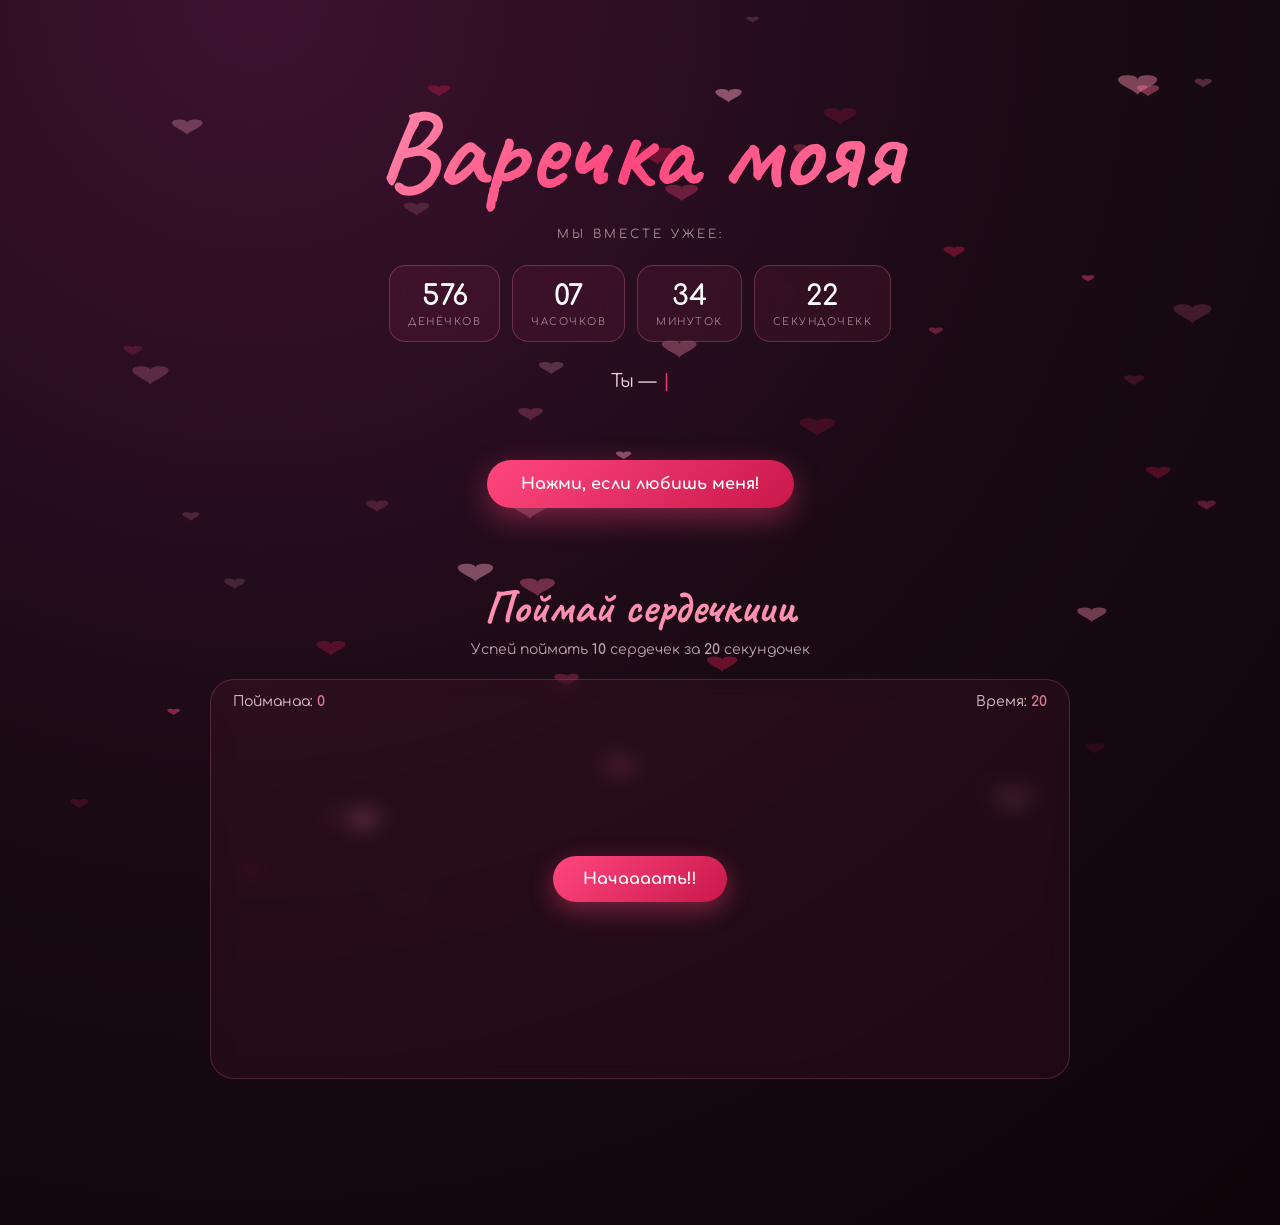
<file: index.html>
<!DOCTYPE html>
<html lang="ru">
<head>
<meta charset="UTF-8">
<meta name="viewport" content="width=device-width, initial-scale=1.0">
<title>Я люблю тибяяя, бяя❤️</title>
<link rel="icon" href="data:image/svg+xml,<svg xmlns='http://www.w3.org/2000/svg' viewBox='0 0 100 100'><text y='.9em' font-size='90'>💖</text></svg>">
<link rel="preconnect" href="https://fonts.googleapis.com">
<link rel="preconnect" href="https://fonts.gstatic.com" crossorigin>
<link href="https://fonts.googleapis.com/css2?family=Caveat:wght@600;700&family=Comfortaa:wght@400;700&display=swap" rel="stylesheet">
<link rel="stylesheet" href="style.css?v=5">
</head>
<body>
<canvas id="bg"></canvas>

<main>
  <section class="hero">
    <h1>Варечка мояя</h1>
    <p class="subtitle">Мы вместе ужее:</p>

    <div class="counter">
      <div class="unit"><span id="days">0</span><small>денёчков</small></div>
      <div class="unit"><span id="hours">0</span><small>часочков</small></div>
      <div class="unit"><span id="mins">0</span><small>минуток</small></div>
      <div class="unit"><span id="secs">0</span><small>секундочекк</small></div>
    </div>

    <p class="typewriter" id="typewriter"></p>

    <a href="love.html" class="love-btn">Нажми, если любишь меня!</a>
  </section>

  <section class="game">
    <h2>Поймай сердечкиии</h2>
    <p>Успей поймать <b>10</b> сердечек за <b>20</b> секундочек</p>

    <div class="game-area" id="gameArea">
      <div class="game-hud">
        <span>Пойманаа: <b id="score">0</b></span>
        <span>Время: <b id="timer">20</b></span>
      </div>
      <button id="startGame">Начаааать!!</button>
    </div>

    <p id="gameResult"></p>
  </section>
</main>

<script src="script.js?v=5"></script>
</body>
</html>
</file>
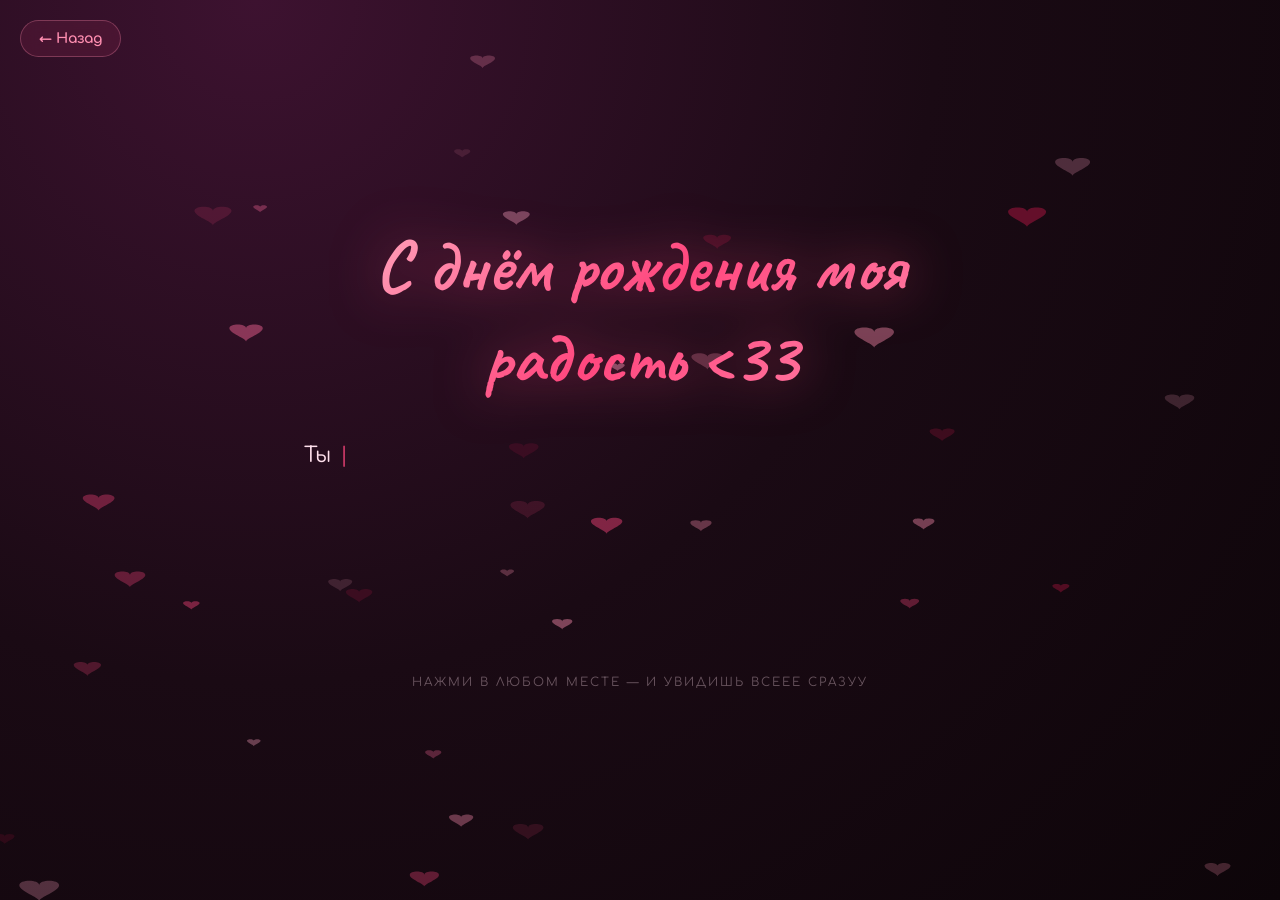
<file: love.html>
<!DOCTYPE html>
<html lang="ru">
<head>
<meta charset="UTF-8">
<meta name="viewport" content="width=device-width, initial-scale=1.0">
<title>Для моей самой лучшееей!!</title>
<link rel="icon" href="data:image/svg+xml,<svg xmlns='http://www.w3.org/2000/svg' viewBox='0 0 100 100'><text y='.9em' font-size='90'>💖</text></svg>">
<link rel="preconnect" href="https://fonts.googleapis.com">
<link rel="preconnect" href="https://fonts.gstatic.com" crossorigin>
<link href="https://fonts.googleapis.com/css2?family=Caveat:wght@600;700&family=Comfortaa:wght@400;700&display=swap" rel="stylesheet">
<style>
  * {
    margin: 0;
    padding: 0;
    box-sizing: border-box;
    -webkit-tap-highlight-color: transparent;
  }

  body {
    font-family: 'Comfortaa', system-ui, sans-serif;
    color: #ffe0ec;
    background: radial-gradient(circle at 20% 0%, #3d1230 0%, #1a0a14 50%, #0d0509 100%);
    min-height: 100vh;
    overflow-x: hidden;
  }

  #bg {
    position: fixed;
    inset: 0;
    z-index: 0;
    pointer-events: none;
  }

  .back {
    position: fixed;
    top: 20px;
    left: 20px;
    z-index: 10;
    color: #ff8fb1;
    text-decoration: none;
    font-size: 14px;
    font-weight: 700;
    padding: 10px 18px;
    border-radius: 999px;
    background: rgba(255, 71, 126, 0.1);
    border: 1px solid rgba(255, 143, 177, 0.3);
    backdrop-filter: blur(10px);
    transition: transform 0.2s;
  }
  .back:hover { transform: translateX(-3px); }

  main {
    position: relative;
    z-index: 1;
    max-width: 720px;
    margin: 0 auto;
    padding: 90px 24px 80px;
    min-height: 100vh;
    display: flex;
    align-items: center;
    justify-content: center;
  }

  .letter {
    width: 100%;
    text-align: left;
  }

  #title {
    font-family: 'Caveat', cursive;
    font-size: clamp(40px, 9vw, 72px);
    background: linear-gradient(135deg, #ffb3c6, #ff477e, #ff8fb1);
    -webkit-background-clip: text;
    background-clip: text;
    color: transparent;
    margin-bottom: 32px;
    filter: drop-shadow(0 0 25px rgba(255, 71, 126, 0.5));
    text-align: center;
  }

  #text {
    font-size: clamp(17px, 4.5vw, 21px);
    line-height: 1.95;
    white-space: pre-wrap;
    word-wrap: break-word;
    color: #ffe0ec;
    min-height: 200px;
  }

  #text::after {
    content: '|';
    color: #ff477e;
    margin-left: 3px;
    font-weight: 300;
    animation: blink 1s step-end infinite;
  }
  #text.done::after { content: ''; }

  @keyframes blink { 50% { opacity: 0; } }

  #hint {
    margin-top: 40px;
    text-align: center;
    font-size: 12px;
    letter-spacing: 2px;
    text-transform: uppercase;
    opacity: 0.35;
    transition: opacity 0.5s;
  }
</style>
</head>
<body>
<canvas id="bg"></canvas>
<a href="index.html" class="back">← Назад</a>

<main>
  <div class="letter">
    <h1 id="title"></h1>
    <p id="text"></p>
    <div id="hint">Нажми в любом месте — и увидишь всеее сразуу</div>
  </div>
</main>

<script>
/* ============================================================
   ⚙️ НАСТРОЙКИ — МЕНЯЙ ТОЛЬКО ЗДЕСЬ
   ============================================================ */
const CONFIG = {
  // Заголовок сверху
  title: 'С днём рождения моя радость <33',

  // Текст письма. Пустая строка = отступ между абзацами.
  text: `Ты у меня самая лучшая милая, с днём рождения моя хорошая!!
  Я хочу быть с тобой всегда милая, и сделаю всё, чтобы так произошлоо
  Хочу извиниться милая за все свои глупые обиды и ошибки, прости меня пожалуйста милая
  Я тебя ооочень приоооооооочеень сильно люблю мой цветоочек и не хочу чтобы ты обижалася :<
  С днём рождения любимая, я желаю тебе не сдаваться, быть со мной всегдааа и
  не грустить так частаа :<< ты же мой лучик солнца, тебе нада улыбацаа
  я очень верю в тебя моя радость, ты добьешься в конном спорте всего самого
  лучшего!! Я очеень очеень рад что ты открыла мой сайт милая, я безумно старался для тебя сделать
  его более красивым и хорошиим❤️
  `,

  speed: 80,       // скорость печати (мс на символ). Больше = медленнее
  startDelay: 1000,  // пауза перед началом (мс)
};
/* ============================================================ */

const titleEl = document.getElementById('title');
const textEl  = document.getElementById('text');
const hintEl  = document.getElementById('hint');

let i = 0;
let text = CONFIG.text;
let typing = false;
let timer = null;

function typeChar() {
  if (i >= text.length) {
    typing = false;
    textEl.classList.add('done');
    hintEl.style.opacity = '0';
    return;
  }

  textEl.textContent = text.slice(0, i + 1);
  const ch = text[i];
  i++;

  let delay = CONFIG.speed;
  if (ch === '.' || ch === '!' || ch === '?') delay = CONFIG.speed * 5;
  else if (ch === ',')   delay = CONFIG.speed * 2.5;
  else if (ch === '\n')  delay = CONFIG.speed * 3;

  timer = setTimeout(typeChar, delay);
}

function start() {
  titleEl.textContent = CONFIG.title;
  typing = true;
  typeChar();
}

// Тап в любом месте — показать всё сразу
document.body.addEventListener('click', (e) => {
  if (e.target.classList.contains('back')) return;
  if (!typing) return;

  clearTimeout(timer);
  textEl.textContent = text;
  i = text.length;
  typing = false;
  textEl.classList.add('done');
  hintEl.style.opacity = '0';
});

setTimeout(start, CONFIG.startDelay);

/* ========== Падающие сердечки на фоне ========== */
const canvas = document.getElementById('bg');
const ctx = canvas.getContext('2d');
let W, H;

function resize() {
  W = canvas.width = window.innerWidth;
  H = canvas.height = window.innerHeight;
}
resize();
window.addEventListener('resize', resize);

function heartPath(x, y, s) {
  ctx.beginPath();
  ctx.moveTo(x, y + s * 0.3);
  ctx.bezierCurveTo(x, y, x - s, y, x - s, y + s * 0.3);
  ctx.bezierCurveTo(x - s, y + s * 0.6, x, y + s * 0.9, x, y + s * 1.1);
  ctx.bezierCurveTo(x, y + s * 0.9, x + s, y + s * 0.6, x + s, y + s * 0.3);
  ctx.bezierCurveTo(x + s, y, x, y, x, y + s * 0.3);
  ctx.fill();
}

const COLORS = ['#ff477e', '#ff6b9d', '#ff8fb1', '#ffa5c3', '#c9184a'];

class Heart {
  constructor(initial) { this.reset(initial); }
  reset(initial) {
    this.x = Math.random() * W;
    this.y = initial ? Math.random() * H : -40;
    this.size = 6 + Math.random() * 14;
    this.speed = 0.3 + Math.random() * 0.9;
    this.alpha = 0.12 + Math.random() * 0.35;
    this.wobble = Math.random() * Math.PI * 2;
    this.wobbleSpeed = 0.005 + Math.random() * 0.02;
    this.color = COLORS[(Math.random() * COLORS.length) | 0];
  }
  update() {
    this.y += this.speed;
    this.wobble += this.wobbleSpeed;
    this.x += Math.sin(this.wobble) * 0.5;
    if (this.y > H + 40) this.reset(false);
  }
  draw() {
    ctx.globalAlpha = this.alpha;
    ctx.fillStyle = this.color;
    heartPath(this.x, this.y, this.size);
    ctx.globalAlpha = 1;
  }
}

const hearts = Array.from({ length: 40 }, () => new Heart(true));
(function loop() {
  ctx.clearRect(0, 0, W, H);
  hearts.forEach(h => { h.update(); h.draw(); });
  requestAnimationFrame(loop);
})();
</script>
</body>
</html>
</file>
<file: style.css>
* {
  margin: 0;
  padding: 0;
  box-sizing: border-box;
  -webkit-tap-highlight-color: transparent;
  -webkit-touch-callout: none;
}

:root {
  --pink: #ff477e;
  --pink-light: #ff8fb1;
  --pink-dark: #c9184a;
  --text: #ffe0ec;
}

body {
  font-family: 'Comfortaa', system-ui, sans-serif;
  color: var(--text);
  background: radial-gradient(circle at 20% 0%, #3d1230 0%, #1a0a14 50%, #0d0509 100%);
  min-height: 100vh;
  overflow-x: hidden;
}

#bg {
  position: fixed;
  inset: 0;
  z-index: 0;
  pointer-events: none;
}

main {
  position: relative;
  z-index: 1;
  max-width: 900px;
  margin: 0 auto;
  padding: 40px 20px 80px;
  display: flex;
  flex-direction: column;
  gap: 70px;
}

.hero { text-align: center; padding-top: 40px; }

h1 {
  font-family: 'Caveat', cursive;
  font-size: clamp(52px, 11vw, 110px);
  background: linear-gradient(135deg, #ffb3c6, #ff477e, #ff8fb1);
  -webkit-background-clip: text;
  background-clip: text;
  color: transparent;
  margin-bottom: 8px;
  animation: glow 3s ease-in-out infinite alternate;
}

@keyframes glow {
  from { filter: drop-shadow(0 0 20px rgba(255, 71, 126, 0.4)); }
  to   { filter: drop-shadow(0 0 45px rgba(255, 71, 126, 0.85)); }
}

.subtitle {
  opacity: 0.6;
  letter-spacing: 3px;
  text-transform: uppercase;
  font-size: 12px;
  margin-bottom: 24px;
}

.counter {
  display: flex;
  justify-content: center;
  gap: 12px;
  flex-wrap: wrap;
  margin: 24px 0;
}

.unit {
  background: rgba(255, 71, 126, 0.08);
  border: 1px solid rgba(255, 143, 177, 0.25);
  backdrop-filter: blur(10px);
  border-radius: 16px;
  padding: 14px 18px;
  min-width: 80px;
  display: flex;
  flex-direction: column;
  align-items: center;
}

.unit span {
  font-size: 28px;
  font-weight: 700;
  color: #fff;
  font-variant-numeric: tabular-nums;
}

.unit small {
  font-size: 10px;
  opacity: 0.55;
  text-transform: uppercase;
  letter-spacing: 1.5px;
  margin-top: 4px;
}

.typewriter {
  font-size: 18px;
  min-height: 70px;
  max-width: 560px;
  margin: 24px auto;
  line-height: 1.7;
  opacity: 0.92;
}

.typewriter::after {
  content: '|';
  color: var(--pink);
  margin-left: 2px;
  animation: blink 1s step-end infinite;
}

@keyframes blink { 50% { opacity: 0; } }

.love-btn {
  font-family: inherit;
  font-size: 16px;
  font-weight: 700;
  color: #fff;
  background: linear-gradient(135deg, #ff477e, #c9184a);
  border: none;
  padding: 16px 34px;
  border-radius: 999px;
  cursor: pointer;
  box-shadow: 0 10px 30px rgba(255, 71, 126, 0.4);
  transition: transform 0.2s, box-shadow 0.2s;
  user-select: none;
  -webkit-tap-highlight-color: transparent;
  touch-action: manipulation;
}

.love-btn:hover { transform: translateY(-2px) scale(1.04); box-shadow: 0 16px 40px rgba(255, 71, 126, 0.6); }
.love-btn:active { transform: scale(0.96); }

.game { text-align: center; }

h2 {
  font-family: 'Caveat', cursive;
  font-size: 46px;
  margin-bottom: 6px;
  color: var(--pink-light);
}

.game > p { opacity: 0.7; margin-bottom: 22px; font-size: 14px; }

.game-area {
  position: relative;
  height: 400px;
  border-radius: 24px;
  background: rgba(255, 71, 126, 0.06);
  border: 1px solid rgba(255, 143, 177, 0.2);
  overflow: hidden;
  display: flex;
  align-items: center;
  justify-content: center;
  backdrop-filter: blur(10px);
  user-select: none;
  -webkit-user-select: none;
  -webkit-tap-highlight-color: transparent;
  touch-action: manipulation;
}

.game-hud {
  position: absolute;
  top: 14px; left: 0; right: 0;
  display: flex;
  justify-content: space-between;
  padding: 0 22px;
  font-size: 14px;
  opacity: 0.85;
  pointer-events: none;
  z-index: 3;
}

.game-hud b { color: var(--pink-light); }

#startGame {
  font-family: inherit;
  font-weight: 700;
  font-size: 16px;
  color: #fff;
  background: linear-gradient(135deg, #ff477e, #c9184a);
  border: none;
  padding: 14px 30px;
  border-radius: 999px;
  cursor: pointer;
  box-shadow: 0 8px 24px rgba(255, 71, 126, 0.4);
  transition: transform 0.2s;
  z-index: 2;
  user-select: none;
  -webkit-tap-highlight-color: transparent;
  touch-action: manipulation;
}

#startGame:hover { transform: scale(1.05); }

.falling-heart {
  position: absolute;
  top: -60px;
  font-size: 34px;
  cursor: pointer;
  user-select: none;
  -webkit-user-select: none;
  -webkit-tap-highlight-color: transparent;
  touch-action: manipulation;
  animation: fall linear forwards;
  filter: drop-shadow(0 0 8px rgba(255, 71, 126, 0.7));
  transition: transform 0.1s;
  z-index: 1;
}

.falling-heart:hover { transform: scale(1.25); }

@keyframes fall { to { top: 105%; } }

#gameResult {
  margin-top: 18px;
  min-height: 26px;
  font-size: 15px;
  color: var(--pink-light);
}

/* Большой финальный текст */
.big-result {
  font-family: 'Caveat', cursive;
  font-size: clamp(48px, 12vw, 120px) !important;
  line-height: 1.1;
  font-weight: 700;
  background: linear-gradient(135deg, #ffb3c6, #ff477e, #ff8fb1);
  -webkit-background-clip: text;
  background-clip: text;
  color: transparent;
  filter: drop-shadow(0 0 30px rgba(255, 71, 126, 0.6));
  margin-top: 30px !important;
  min-height: auto !important;
  animation: popIn 0.5s cubic-bezier(0.34, 1.56, 0.64, 1);
}

.big-result b {
  color: #fff;
  font-size: 1.2em;
  text-shadow: 0 0 40px rgba(255, 71, 126, 0.9);
}

@keyframes popIn {
  0%   { transform: scale(0.4); opacity: 0; }
  100% { transform: scale(1); opacity: 1; }
}

.burst-heart {
  position: fixed;
  pointer-events: none;
  z-index: 999;
  animation: burst 1.2s ease-out forwards;
}

@keyframes burst {
  0%   { transform: translate(-50%, -50%) scale(0.4); opacity: 1; }
  100% { transform: translate(calc(-50% + var(--tx)), calc(-50% + var(--ty))) scale(1.3); opacity: 0; }
}


a.love-btn {
  display: inline-block;
  text-decoration: none;
  line-height: 1;
}
</file>
